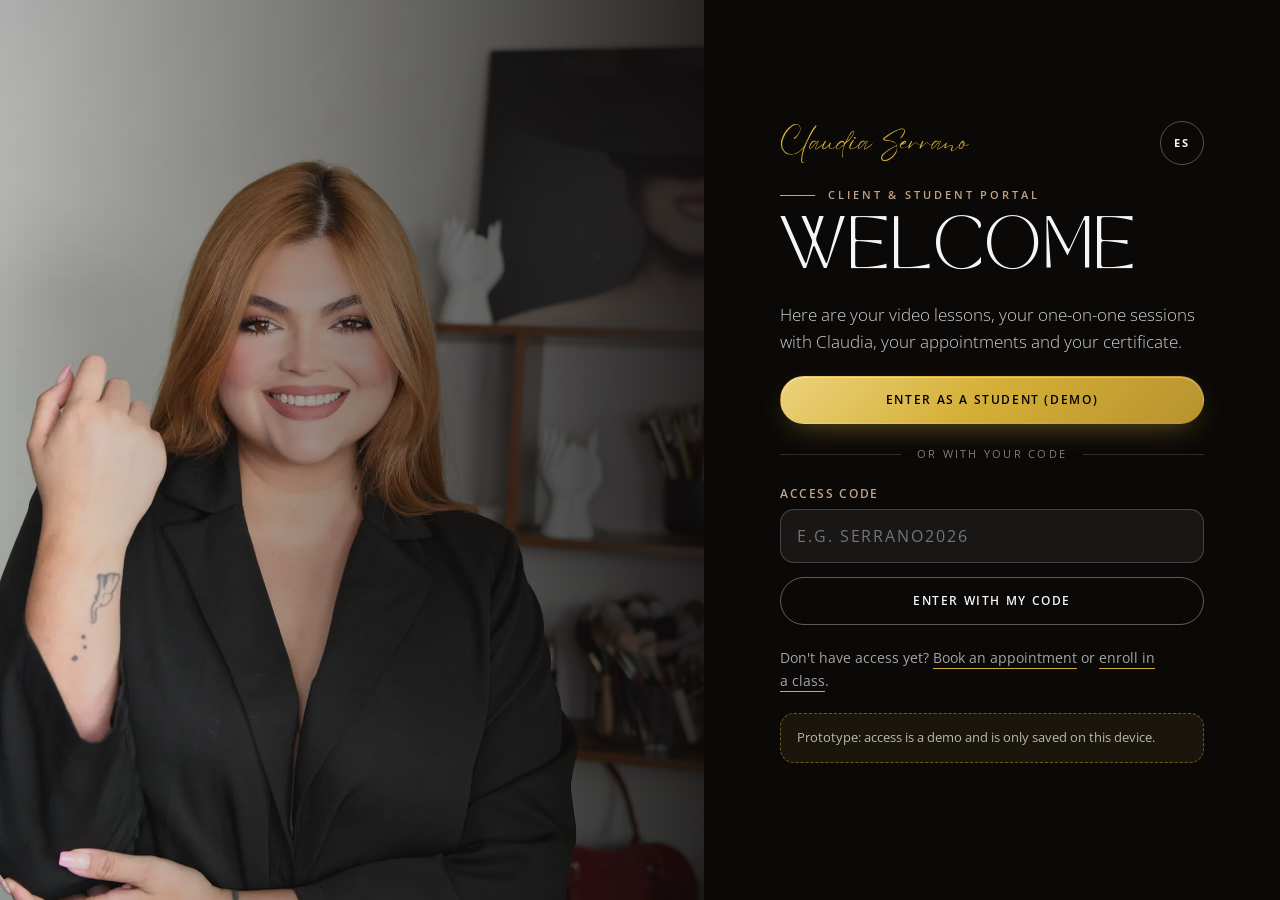
<file: aula/index.html>
<!DOCTYPE html>
<html lang="es">
<head>
  <meta charset="UTF-8">
  <meta name="robots" content="noindex">
  <meta http-equiv="refresh" content="0; url=../portal/index.html">
  <title>Portal de alumnas · Claudia Serrano</title>
  <script>location.replace('../portal/index.html' + location.hash);</script>
</head>
<body><p>El aula ahora es el <a href="../portal/index.html">portal de alumnas</a>.</p></body>
</html>
</file>
<file: assets/css/app.css>
/* ============================================================
   CLAUDIA SERRANO · Makeup Studio & Academy — «La Era Imperio»
   Sistema visual del prototipo (agenda, academia, tienda y portal)

   Marca (manual): #f5f5f5 · #ebe8e3 · #c4a484 · #b09079 · #d4af37 · #000000
   + marrón profundo de la página «La nueva era» del manual.
   TAN Mon Cheri (títulos) + Open Sans (texto, botones, interfaz).

   Regla de oro: el contenido es visible SIEMPRE. El motion (GSAP) solo se
   activa cuando la librería cargó y el usuario no pidió «reducir movimiento»,
   y cada animación tiene red de seguridad que la termina (ver app.js).
   ============================================================ */

@font-face {
  font-family: 'TAN Mon Cheri';
  src: url('../fonts/tan-mon-cheri.woff2') format('woff2'), url('../fonts/tan-mon-cheri.ttf') format('truetype');
  font-weight: 400; font-style: normal; font-display: swap;
}

:root {
  --cream: #f5f5f5;
  --sand: #ebe8e3;
  --nude: #c4a484;
  --taupe: #b09079;
  --gold: #d4af37;
  --gold-soft: #e6c86b;
  --black: #000;
  --night: #0b0908;
  --brown: #2b1e16;
  --brown-2: #3a2a1f;
  --ink: #17120e;
  --ink-soft: rgba(23, 18, 14, 0.7);
  --taupe-ink: #7a5e4c;
  --line: rgba(122, 94, 76, 0.25);
  --line-d: rgba(245, 245, 245, 0.14);

  --display: 'TAN Mon Cheri', 'Italiana', 'Didot', Georgia, serif;
  --body: 'Open Sans', system-ui, -apple-system, 'Segoe UI', Roboto, sans-serif;

  --gutter: clamp(1.15rem, 4.5vw, 3rem);
  --max: 1320px;
  --section: clamp(5rem, 12vw, 9.5rem);
  --header-h: 68px;
  --radius: 18px;
  --ease: cubic-bezier(0.2, 0.7, 0.1, 1);
}

/* ---------- Base ---------- */
*, *::before, *::after { box-sizing: border-box; }
html { -webkit-text-size-adjust: 100%; overflow-x: hidden; overflow-x: clip; scroll-padding-top: calc(var(--header-h) + 10px); }
body { margin: 0; background: var(--cream); color: var(--ink); font-family: var(--body); font-size: 1rem; line-height: 1.65; -webkit-font-smoothing: antialiased; overflow-x: hidden; overflow-x: clip; }
img, video, svg, canvas { display: block; max-width: 100%; }
img, video { height: auto; }
a { color: inherit; }
h1, h2, h3, h4, p, figure, ul, ol, blockquote { margin: 0; }
ul, ol { padding: 0; list-style: none; }
button, input, select, textarea { font: inherit; color: inherit; }
button { cursor: pointer; }
:focus-visible { outline: 2px solid var(--gold); outline-offset: 3px; }
::selection { background: var(--gold); color: var(--black); }
[hidden] { display: none !important; }
.sr-only { position: absolute; width: 1px; height: 1px; overflow: hidden; clip: rect(0 0 0 0); white-space: nowrap; }
.skip { position: absolute; left: -9999px; z-index: 200; background: var(--black); color: var(--cream); padding: .8rem 1rem; }
.skip:focus { left: 0; top: 0; }

.wrap { width: min(var(--max), 100% - 2 * var(--gutter)); margin-inline: auto; }
.section { padding-block: var(--section); position: relative; }
.dark { background: var(--night); color: var(--cream); }
.brown { background: var(--brown); color: var(--cream); }
.sand { background: var(--sand); }
.cream { background: var(--cream); }

/* ---------- Tipografía ---------- */
.display { font-family: var(--display); font-weight: 400; text-transform: uppercase; letter-spacing: .01em; line-height: 1.06; text-wrap: balance; }
.d-hero { font-size: clamp(2rem, 8.8vw, 4.3rem); line-height: 1.04; }
.d-1 { font-size: clamp(1.7rem, 5.8vw, 3.2rem); }
.d-2 { font-size: clamp(1.4rem, 4.2vw, 2.3rem); }
.d-3 { font-size: clamp(1.1rem, 2.4vw, 1.4rem); line-height: 1.15; }
.phrase { font-family: var(--display); font-weight: 400; font-size: clamp(1.1rem, 2.8vw, 1.55rem); line-height: 1.32; text-wrap: balance; }
.label { display: inline-flex; align-items: center; gap: .8rem; font-size: .7rem; font-weight: 600; letter-spacing: .26em; text-transform: uppercase; color: var(--taupe-ink); }
.label::before { content: ''; width: 2.2rem; height: 1px; background: currentColor; }
.dark .label, .brown .label { color: var(--nude); }
.lede { font-size: clamp(.98rem, 1.3vw, 1.08rem); font-weight: 300; color: var(--ink-soft); max-width: 56ch; text-wrap: pretty; }
.dark .lede, .brown .lede { color: rgba(245, 245, 245, .76); }
.gold { color: var(--gold); }
.muted { color: var(--ink-soft); }
.dark .muted, .brown .muted { color: rgba(245,245,245,.62); }
.small { font-size: .88rem; }
.tag-example { display: inline-block; font-size: .6rem; font-weight: 700; letter-spacing: .18em; text-transform: uppercase; padding: .25rem .55rem; border: 1px dashed currentColor; border-radius: 999px; opacity: .8; }
p { text-wrap: pretty; }

/* ---------- Botones ---------- */
.btn {
  --b-bg: var(--black); --b-fg: var(--cream); --b-bd: transparent; --b-ico: rgba(245,245,245,.14);
  position: relative; display: inline-flex; align-items: center; justify-content: center; gap: .7rem;
  min-height: 48px; padding: .75rem 1.35rem; border-radius: 999px;
  background: var(--b-bg); color: var(--b-fg); border: 1px solid var(--b-bd);
  font-family: var(--body); font-size: .72rem; font-weight: 600; letter-spacing: .14em; text-transform: uppercase; line-height: 1.1;
  text-decoration: none; text-align: center; white-space: nowrap; overflow: hidden; isolation: isolate;
  box-shadow: 0 8px 24px -14px rgba(0,0,0,.45);
  transition: transform .35s var(--ease), box-shadow .35s var(--ease), background-color .35s var(--ease), color .35s var(--ease), border-color .35s var(--ease);
}
/* brillo que cruza el botón al pasar el cursor */
.btn::before { content: ""; position: absolute; top: 0; bottom: 0; left: -60%; width: 45%; z-index: -1; background: linear-gradient(100deg, transparent, rgba(255,255,255,.35), transparent); transform: skewX(-20deg); transition: left .7s var(--ease); }
.btn > svg { width: 26px; height: 26px; padding: 6px; margin-right: -.55rem; border-radius: 999px; background: var(--b-ico); flex: 0 0 auto; transition: transform .45s var(--ease); }
.btn--gold { --b-bg: linear-gradient(135deg, #ecd27a 0%, #d4af37 48%, #b8922e 100%); --b-fg: var(--black); --b-ico: rgba(0,0,0,.12); background: var(--b-bg); box-shadow: 0 10px 30px -12px rgba(212,175,55,.55), inset 0 1px 0 rgba(255,255,255,.35); }
.btn--ghost { --b-bg: transparent; --b-fg: var(--ink); --b-bd: rgba(23,18,14,.28); --b-ico: rgba(23,18,14,.08); box-shadow: none; }
.btn--glass { --b-bg: rgba(245,245,245,.1); --b-fg: var(--cream); --b-bd: rgba(245,245,245,.28); --b-ico: rgba(245,245,245,.14); -webkit-backdrop-filter: blur(14px) saturate(140%); backdrop-filter: blur(14px) saturate(140%); box-shadow: none; }
.btn--light { --b-bg: var(--cream); --b-fg: var(--black); --b-ico: rgba(0,0,0,.08); }
.dark .btn--ghost, .brown .btn--ghost, .reel-sec .btn--ghost { --b-fg: var(--cream); --b-bd: rgba(245,245,245,.3); --b-ico: rgba(245,245,245,.12); }
.btn--sm { min-height: 40px; padding: .55rem 1rem; font-size: .66rem; }
.btn--sm > svg { width: 22px; height: 22px; padding: 5px; }
.btn--block { width: 100%; }
@media (hover: hover) {
  .btn:hover { transform: translateY(-2px); box-shadow: 0 16px 34px -14px rgba(0,0,0,.5); }
  .btn:hover::before { left: 120%; }
  .btn:hover > svg { transform: translateX(3px); }
  .btn--gold:hover { box-shadow: 0 16px 38px -12px rgba(212,175,55,.7), inset 0 1px 0 rgba(255,255,255,.35); }
  .btn--ghost:hover { --b-bd: var(--ink); }
  .dark .btn--ghost:hover, .brown .btn--ghost:hover, .btn--glass:hover { --b-bd: var(--gold); --b-fg: var(--gold); }
}
.btn:active { transform: scale(.98); }
.btn[disabled] { opacity: .45; pointer-events: none; box-shadow: none; }
.actions { display: flex; flex-wrap: wrap; gap: .6rem; }
.link { color: inherit; text-decoration: none; border-bottom: 1px solid var(--gold); padding-bottom: 1px; }

/* Iconos reales: Instagram (degradado de la app) y WhatsApp (verde) */
.ico-ig, .ico-wa { display: inline-grid; place-items: center; flex: 0 0 auto; width: 1.9em; height: 1.9em; color: #fff; }
.ico-ig { border-radius: 28%; background: radial-gradient(circle at 30% 107%, #fdf497 0%, #fdf497 5%, #fd5949 45%, #d6249f 60%, #285aeb 90%); }
.ico-wa { border-radius: 50%; background: #25d366; }
.ico-ig svg, .ico-wa svg { width: 60%; height: 60%; }
.btn .ico-ig, .btn .ico-wa { width: 26px; height: 26px; margin-left: -.55rem; font-size: 1rem; }
.social { display: flex; gap: .6rem; }
.social a { display: inline-grid; place-items: center; width: 44px; height: 44px; border-radius: 999px; transition: transform .35s var(--ease); }
.social a .ico-ig, .social a .ico-wa { width: 40px; height: 40px; }
.social a:hover { transform: translateY(-3px) scale(1.04); }
.ico-mail { display: inline-grid; place-items: center; width: 40px; height: 40px; border-radius: 50%; background: rgba(245,245,245,.1); border: 1px solid rgba(245,245,245,.2); color: var(--cream); }
.ico-mail svg { width: 50%; height: 50%; }

/* ---------- Cabecera ---------- */
.header { position: fixed; inset: 0 0 auto 0; z-index: 60; transition: background-color .4s var(--ease), color .4s var(--ease), box-shadow .4s var(--ease); color: var(--cream); background: linear-gradient(rgba(0,0,0,.45), transparent); }
.header.is-solid, .header--solid { background: rgba(245,245,245,.92); color: var(--ink); -webkit-backdrop-filter: saturate(150%) blur(14px); backdrop-filter: saturate(150%) blur(14px); box-shadow: 0 1px 0 var(--line); }
.header__bar { height: var(--header-h); display: flex; align-items: center; justify-content: space-between; gap: 1rem; }
.logo { display: block; flex: 0 0 auto; }
.logo img { height: 30px; width: auto; }
.logo .logo--dark { display: none; }
.header.is-solid .logo--light, .header--solid .logo--light { display: none; }
.header.is-solid .logo--dark, .header--solid .logo--dark { display: block; }
.nav { display: none; gap: 2rem; }
.nav a { font-size: .7rem; font-weight: 600; letter-spacing: .22em; text-transform: uppercase; text-decoration: none; position: relative; padding-block: .35rem; }
.nav a::after { content: ''; position: absolute; left: 0; right: 0; bottom: 0; height: 1px; background: var(--gold); transform: scaleX(0); transform-origin: left; transition: transform .4s var(--ease); }
.nav a:hover::after, .nav a[aria-current="page"]::after { transform: scaleX(1); }
.header__right { display: flex; align-items: center; gap: .5rem; }
.icon-btn { position: relative; display: inline-grid; place-items: center; width: 44px; height: 44px; border-radius: 999px; border: 1px solid currentColor; border-color: color-mix(in srgb, currentColor 30%, transparent); background: transparent; text-decoration: none; }
.icon-btn svg { width: 19px; height: 19px; }
.cart-count { position: absolute; top: -4px; right: -4px; min-width: 19px; height: 19px; padding: 0 5px; border-radius: 999px; background: var(--gold); color: var(--black); font-size: .66rem; font-weight: 700; display: grid; place-items: center; }
.cart-count:empty, .cart-count[data-n="0"] { display: none; }
.header .btn--book { display: none; }
.header .btn--access { display: none; }
.header:not(.is-solid):not(.header--solid) .btn--book { --b-bg: var(--cream); --b-fg: var(--black); --b-bd: var(--cream); }
.header:not(.is-solid):not(.header--solid) .btn--access { --b-bg: transparent; --b-fg: var(--cream); --b-bd: rgba(245,245,245,.45); }

.menu > summary { list-style: none; }
.menu > summary::-webkit-details-marker { display: none; }
.menu__panel { position: fixed; inset: 0; z-index: -1; background: var(--night); color: var(--cream); padding: calc(var(--header-h) + 2rem) var(--gutter) 2rem; display: grid; align-content: space-between; gap: 2rem; overflow-y: auto; }
.menu__links { display: grid; gap: .3rem; }
.menu__links a { font-family: var(--display); text-transform: uppercase; font-size: clamp(2.3rem, 11vw, 3.6rem); line-height: 1.1; text-decoration: none; display: flex; align-items: baseline; gap: 1rem; }
.menu__links a small { font-family: var(--body); font-size: .7rem; letter-spacing: .2em; color: var(--gold); }
.menu[open] ~ * { }
.menu[open] > summary .i-burger { display: none; }
.menu:not([open]) > summary .i-close { display: none; }
@media (min-width: 1080px) {
  .nav { display: flex; }
  .menu { display: none; }
  .header .btn--book, .header .btn--access { display: inline-flex; }
}

/* ---------- Portal de acceso (portada) ----------
   Teléfono: Claudia arriba, limpia; el texto debajo (nunca sobre la cara).
   PC: texto a la izquierda, Claudia a la derecha. */
.portal { position: relative; display: grid; color: var(--cream); background: var(--night); overflow: hidden; isolation: isolate; }
.portal__media { position: relative; height: 66svh; min-height: 420px; max-height: 760px; }
.portal__frame { position: absolute; inset: 0; overflow: hidden; }
.portal__frame img, .portal__frame video { position: absolute; inset: 0; width: 100%; height: 100%; object-fit: cover; object-position: 50% 22%; }
.portal__media::after { content: ""; position: absolute; inset: 0; z-index: 1; pointer-events: none;
  background: linear-gradient(180deg, rgba(11,9,8,.6) 0%, rgba(11,9,8,0) 20%, rgba(11,9,8,0) 74%, var(--night) 100%); }
.portal__frame video, .seq__stage video { opacity: 0; transition: opacity 1.2s ease; }
.portal__frame video.is-playing, .seq__stage video.is-playing { opacity: 1; }
@media (prefers-reduced-motion: no-preference) {
  /* Movimiento fino del video: acercamiento lento que va y viene */
  .portal__frame img, .portal__frame video, .page-hero__media img { animation: drift 24s ease-in-out infinite alternate; }
  @keyframes drift { from { transform: scale(1.02); } to { transform: scale(1.09) translate3d(-1.2%, -.8%, 0); } }
}
.portal__panel { position: relative; z-index: 3; margin-top: -2rem; padding: 0 var(--gutter) 2rem; display: grid; gap: 1.05rem; align-content: start; }
.portal__panel > *, .acad > *, .about > *, .wizard > *, .course > *, .head > * { min-width: 0; }
.portal__title { color: var(--cream); }
.portal__title .word { display: block; }   /* sin overflow: ninguna letra se recorta */
.portal__title .word > span { display: block; }
.portal__sub { font-size: .66rem; font-weight: 600; letter-spacing: .26em; text-transform: uppercase; color: var(--gold); }
.portal .phrase { font-size: clamp(1.2rem, 4.6vw, 1.75rem); }
.portal .lede { font-size: .98rem; color: rgba(245,245,245,.82); }
.doors { display: grid; gap: .55rem; }
.doors::-webkit-scrollbar { display: none; }
.door { position: relative; display: grid; grid-template-columns: 52px 1fr auto; align-items: center; gap: .85rem; padding: .6rem .8rem .6rem .6rem; border-radius: var(--radius); background: rgba(245,245,245,.06); border: 1px solid rgba(245,245,245,.16); text-decoration: none; color: var(--cream); transition: background-color .4s var(--ease), border-color .4s var(--ease), transform .4s var(--ease); }
.door img { width: 52px; height: 52px; object-fit: cover; object-position: 50% 20%; border-radius: 12px; }
.door b { display: block; font-family: var(--display); font-weight: 400; text-transform: uppercase; font-size: .98rem; line-height: 1.2; padding-top: .1em; }
.door span { font-size: .76rem; color: rgba(245,245,245,.7); }
.door i { font-style: normal; width: 32px; height: 32px; border-radius: 999px; display: grid; place-items: center; border: 1px solid rgba(245,245,245,.3); }
.door i svg { width: 14px; height: 14px; }
@media (hover: hover) { .door:hover { background: rgba(212,175,55,.16); border-color: rgba(212,175,55,.6); transform: translateY(-3px); } }
.portal__foot { display: flex; justify-content: space-between; align-items: center; gap: 1rem; padding-top: 1rem; border-top: 1px solid rgba(245,245,245,.14); font-size: .64rem; letter-spacing: .2em; text-transform: uppercase; color: rgba(245,245,245,.6); }
.scroll-cue { display: inline-flex; align-items: center; gap: .6rem; }
.scroll-cue i { width: 1px; height: 28px; background: var(--gold); display: block; transform-origin: top; }
@media (prefers-reduced-motion: no-preference) { .scroll-cue i { animation: cue 2s ease-in-out infinite; } @keyframes cue { 0%,100% { transform: scaleY(.3); opacity: .4; } 50% { transform: scaleY(1); opacity: 1; } } }
@media (min-width: 900px) {
  .portal { grid-template-columns: minmax(0, 5fr) minmax(0, 6fr); min-height: 100vh; min-height: 100dvh; }
  .portal__media { order: 2; height: auto; min-height: 100dvh; max-height: none; }
  .portal__media::after { background: linear-gradient(90deg, var(--night) 0%, rgba(11,9,8,0) 16%), linear-gradient(180deg, rgba(11,9,8,.55) 0%, rgba(11,9,8,0) 16%); }
  .portal__panel { margin: 0; align-content: center; gap: 1.25rem; padding: calc(var(--header-h) + 2.5rem) clamp(1.5rem, 3.5vw, 3.5rem) 2.5rem max(var(--gutter), calc((100vw - var(--max)) / 2)); }
}

/* Intro (la crea app.js; sin JavaScript no existe) */
.intro { position: fixed; inset: 0; z-index: 120; display: grid; place-items: center; background: var(--night); color: var(--gold); pointer-events: none; }
.intro__inner { display: grid; justify-items: center; gap: 1.2rem; }
.intro__mono { width: clamp(90px, 18vw, 150px); }
.intro__line { width: min(260px, 60vw); height: 1px; background: linear-gradient(90deg, transparent, var(--gold), transparent); transform-origin: center; }
.intro__word { font-family: var(--body); font-size: .68rem; letter-spacing: .5em; text-transform: uppercase; color: var(--nude); }

/* ---------- Cinta ---------- */
.ribbon { background: linear-gradient(90deg, #c9a22f, #e3c55c 50%, #c9a22f); color: var(--black); overflow: hidden; -webkit-mask-image: linear-gradient(90deg, transparent, #000 7%, #000 93%, transparent); mask-image: linear-gradient(90deg, transparent, #000 7%, #000 93%, transparent); }
.ribbon__track { display: flex; width: max-content; }
.ribbon__group { display: flex; align-items: center; gap: 1.8rem; padding: .85rem 1rem .75rem; font-family: var(--display); text-transform: uppercase; font-size: clamp(.95rem, 2vw, 1.2rem); line-height: 1.3; white-space: nowrap; }
.ribbon__group i { font-style: normal; font-size: .7em; }
@media (prefers-reduced-motion: no-preference) { .ribbon__track { animation: ribbon 40s linear infinite; } @keyframes ribbon { to { transform: translateX(-50%); } } }

/* ---------- «El arte del detalle»: reel de fotos de Claudia en un arco, con texto circular que gira ---------- */
.reel-sec { position: relative; background: var(--night); color: var(--cream); overflow: hidden; }
.reel-sec::before { content: ""; position: absolute; inset: -20% -10% auto auto; width: 70vw; height: 70vw; max-width: 900px; max-height: 900px; border-radius: 50%; background: radial-gradient(circle, rgba(212,175,55,.16), transparent 62%); pointer-events: none; }
.reel { position: relative; display: grid; gap: clamp(2.5rem, 6vw, 5rem); align-items: center; }
.reel__text { display: grid; gap: 1.2rem; }
.reel__stage { position: relative; justify-self: center; width: min(78vw, 400px); }
.reel__arch { position: relative; aspect-ratio: 2 / 3; border-radius: 999px 999px 22px 22px; overflow: hidden; background: var(--brown); box-shadow: 0 50px 120px -50px rgba(212,175,55,.45); }
.reel__arch img, .reel__arch video { position: absolute; inset: 0; width: 100%; height: 100%; object-fit: cover; }
.reel__arch video { opacity: 0; transition: opacity 1s ease; }
.reel__arch video.is-playing { opacity: 1; }
.reel__ring { position: absolute; width: 38%; left: -12%; bottom: 10%; color: var(--gold); }
.reel__ring text { font-family: var(--body); font-size: 10.5px; font-weight: 700; letter-spacing: 3.2px; text-transform: uppercase; fill: currentColor; }
.reel__ring-core { position: absolute; inset: 0; display: grid; place-items: center; }
.reel__ring-core img { width: 40%; }
@media (prefers-reduced-motion: no-preference) { .reel__ring svg { animation: spin 22s linear infinite; } @keyframes spin { to { transform: rotate(360deg); } } }
.beats { display: grid; border-top: 1px solid var(--line-d); }
.beats li { display: grid; grid-template-columns: 2.4rem 1fr; gap: .2rem 1rem; padding: 1rem 0; border-bottom: 1px solid var(--line-d); }
.beats .num { grid-row: span 2; font-family: var(--display); color: var(--gold); font-size: 1.05rem; padding-top: .15em; }
.beats b { font-family: var(--display); font-weight: 400; text-transform: uppercase; font-size: 1.05rem; line-height: 1.25; }
.beats p { color: rgba(245,245,245,.68); font-size: .9rem; }
@media (min-width: 900px) { .reel { grid-template-columns: 1fr minmax(320px, .9fr); } .reel__stage { width: min(100%, 420px); } }

/* ---------- Encabezados de sección ---------- */
.head { display: grid; gap: 1.1rem; margin-bottom: clamp(2.2rem, 5vw, 3.8rem); }
.head--split { align-items: end; }
@media (min-width: 900px) { .head--split { grid-template-columns: minmax(0, 1fr) minmax(240px, 380px); gap: 3rem; } }
.split-line { display: block; }

/* ---------- Servicios: cuadrícula de tarjetas con foto completa (3:4, formato original) ---------- */
.svc-grid { display: grid; grid-template-columns: repeat(2, minmax(0, 1fr)); gap: 1.1rem .8rem; }
.svc2 { position: relative; display: grid; gap: .6rem; align-content: start; text-decoration: none; color: inherit; }
.svc2__img { position: relative; margin: 0; border-radius: 16px; overflow: hidden; background: var(--sand); aspect-ratio: 3 / 4; }
.svc2__img img { width: 100%; height: 100%; object-fit: cover; object-position: 50% 18%; transition: transform 1.1s var(--ease); }
.svc2__tag { position: absolute; left: .55rem; top: .55rem; font-size: .56rem; font-weight: 700; letter-spacing: .14em; text-transform: uppercase; padding: .35rem .6rem; border-radius: 999px; background: rgba(11,9,8,.62); color: var(--cream); -webkit-backdrop-filter: blur(8px); backdrop-filter: blur(8px); }
.svc2__name { font-family: var(--display); font-weight: 400; text-transform: uppercase; font-size: clamp(.95rem, 3.4vw, 1.2rem); line-height: 1.22; padding-top: .1em; }
.svc2__row { display: flex; justify-content: space-between; align-items: center; gap: .5rem; flex-wrap: wrap; }
.svc2__price { font-family: var(--display); font-size: 1.15rem; line-height: 1.2; color: var(--taupe-ink); }
.svc2__price small { font-family: var(--body); font-size: .56rem; letter-spacing: .14em; text-transform: uppercase; margin-right: .3rem; }
.svc2__cta { display: inline-flex; align-items: center; gap: .35rem; font-size: .62rem; font-weight: 700; letter-spacing: .14em; text-transform: uppercase; }
.svc2__cta svg { width: 14px; height: 14px; transition: transform .4s var(--ease); }
@media (hover: hover) { .svc2:hover .svc2__img img { transform: scale(1.05); } .svc2:hover .svc2__cta svg { transform: translateX(4px); } }
@media (min-width: 980px) { .svc-grid { grid-template-columns: repeat(4, minmax(0, 1fr)); gap: 1.4rem; } .svc2__name { font-size: 1.2rem; } }
.acad-banner { position: relative; display: grid; grid-template-columns: 1fr auto; gap: 1rem; align-items: center; margin-top: 1.4rem; padding: 1.1rem 1.2rem; border-radius: 18px; background: var(--night); color: var(--cream); text-decoration: none; overflow: hidden; isolation: isolate; }
.acad-banner img { position: absolute; inset: 0; width: 100%; height: 100%; object-fit: cover; opacity: .28; z-index: -1; }
.acad-banner b { font-family: var(--display); font-weight: 400; text-transform: uppercase; font-size: clamp(1.05rem, 3.4vw, 1.4rem); line-height: 1.2; display: block; padding-top: .1em; }
.acad-banner span { font-size: .82rem; color: rgba(245,245,245,.75); }

/* ---------- Academia ---------- */
.acad { display: grid; gap: clamp(2rem, 5vw, 4rem); }
.acad__media { position: relative; border-radius: calc(var(--radius) * 1.3); overflow: hidden; }
.acad__media img { width: 100%; aspect-ratio: 4 / 5; object-fit: cover; }
.acad__badge { position: absolute; left: 1rem; bottom: 1rem; right: 1rem; display: flex; align-items: center; gap: .8rem; padding: .8rem 1rem; border-radius: 14px; background: rgba(11,9,8,.55); -webkit-backdrop-filter: blur(12px); backdrop-filter: blur(12px); color: var(--cream); font-size: .85rem; }
.acad__badge b { font-family: var(--display); font-weight: 400; font-size: 1.6rem; color: var(--gold); line-height: 1; }
.pkgs { display: grid; gap: .9rem; }
.pkg { position: relative; border-radius: var(--radius); padding: 1.4rem; display: grid; gap: .9rem; background: rgba(245,245,245,.05); border: 1px solid var(--line-d); transition: border-color .4s var(--ease), background-color .4s var(--ease), transform .4s var(--ease); }
.cream .pkg, .sand .pkg { background: #fff; border-color: var(--line); }
.pkg__head { display: flex; justify-content: space-between; align-items: center; gap: 1rem; }
.pkg__head h3 { white-space: nowrap; }
.pkg__price { font-family: var(--display); font-size: 1.6rem; line-height: 1; padding: .5rem .8rem .4rem; border-radius: 10px; background: var(--gold); color: var(--black); white-space: nowrap; }
.pkg ul { display: grid; gap: .4rem; }
.pkg li { position: relative; padding-left: 1.2rem; font-size: .93rem; color: rgba(245,245,245,.75); }
.cream .pkg li, .sand .pkg li { color: var(--ink-soft); }
.pkg li::before { content: '✦'; position: absolute; left: 0; top: .1em; font-size: .7rem; color: var(--gold); }
.pkg--featured { border-color: rgba(212,175,55,.7); }
@media (hover: hover) { .pkg:hover { transform: translateY(-4px); border-color: rgba(212,175,55,.7); } }
@media (min-width: 980px) { .acad { grid-template-columns: .9fr 1.1fr; align-items: center; } .pkgs--row { grid-template-columns: repeat(3, 1fr); } }

/* ---------- Tienda ---------- */
.pgrid { display: grid; grid-template-columns: repeat(2, 1fr); gap: .8rem; }
.pcard { position: relative; display: grid; gap: .6rem; }
.pcard__img { position: relative; border-radius: var(--radius); overflow: hidden; background: var(--sand); aspect-ratio: 4 / 5; }
.pcard__img img { width: 100%; height: 100%; object-fit: cover; transition: transform 1s var(--ease); }
.pcard__add { position: absolute; right: .6rem; bottom: .6rem; width: 44px; height: 44px; border-radius: 999px; border: 0; background: var(--black); color: var(--cream); display: grid; place-items: center; box-shadow: 0 8px 24px -8px rgba(0,0,0,.5); transition: background-color .3s var(--ease), transform .3s var(--ease); }
.pcard__add svg { width: 18px; height: 18px; }
.pcard__add:hover { background: var(--gold); color: var(--black); }
.pcard__add.is-added { background: var(--gold); color: var(--black); transform: scale(1.08); }
.pcard__ex { position: absolute; left: .6rem; top: .6rem; color: var(--ink); background: rgba(245,245,245,.85); }
.pcard h3 { font-family: var(--body); font-weight: 600; font-size: .95rem; letter-spacing: .02em; }
.pcard__meta { display: flex; justify-content: space-between; gap: .5rem; font-size: .85rem; color: var(--ink-soft); }
.pcard__meta b { color: var(--ink); font-weight: 600; }
@media (hover: hover) { .pcard:hover .pcard__img img { transform: scale(1.06); } }
@media (min-width: 760px) { .pgrid { grid-template-columns: repeat(3, 1fr); gap: 1.2rem; } }
.filters { display: flex; flex-wrap: wrap; gap: .5rem; margin-bottom: 1.6rem; }
.chip { border: 1px solid var(--line); background: transparent; border-radius: 999px; padding: .55rem 1rem; font-size: .72rem; font-weight: 600; letter-spacing: .14em; text-transform: uppercase; color: var(--ink-soft); }
.chip.is-on, .chip:hover { background: var(--black); border-color: var(--black); color: var(--cream); }

/* Carrito (panel lateral) */
.drawer { position: fixed; inset: 0; z-index: 90; display: grid; justify-items: end; visibility: hidden; }
.drawer.is-open { visibility: visible; }
.drawer__scrim { position: absolute; inset: 0; background: rgba(11,9,8,.5); opacity: 0; transition: opacity .4s var(--ease); }
.drawer.is-open .drawer__scrim { opacity: 1; }
.drawer__panel { position: relative; width: min(440px, 100%); height: 100%; background: var(--cream); display: grid; grid-template-rows: auto 1fr auto; transform: translateX(100%); transition: transform .5s var(--ease); }
.drawer.is-open .drawer__panel { transform: translateX(0); }
.drawer__head { display: flex; justify-content: space-between; align-items: center; padding: 1.2rem 1.3rem; border-bottom: 1px solid var(--line); }
.drawer__items { overflow-y: auto; padding: 1rem 1.3rem; display: grid; align-content: start; gap: 1rem; }
.drawer__foot { padding: 1.2rem 1.3rem calc(1.2rem + env(safe-area-inset-bottom, 0px)); border-top: 1px solid var(--line); display: grid; gap: .8rem; }
.citem { display: grid; grid-template-columns: 64px 1fr auto; gap: .8rem; align-items: center; }
.citem img { width: 64px; height: 80px; object-fit: cover; border-radius: 10px; }
.citem b { font-size: .9rem; font-weight: 600; }
.qty { display: inline-flex; align-items: center; border: 1px solid var(--line); border-radius: 999px; }
.qty button { width: 32px; height: 32px; border: 0; background: transparent; }
.qty span { min-width: 22px; text-align: center; font-size: .85rem; }
.total { display: flex; justify-content: space-between; font-size: 1.05rem; }
.total b { font-family: var(--display); font-weight: 400; font-size: 1.6rem; }

/* ---------- Portafolio: miniaturas pequeñas sin recorte (3:4) y visor a pantalla completa ---------- */
.pf2 { display: grid; grid-template-columns: repeat(3, minmax(0, 1fr)); gap: .45rem; }
.pf2 button { position: relative; display: block; padding: 0; border: 0; border-radius: 12px; overflow: hidden; background: var(--brown); aspect-ratio: 3 / 4; cursor: zoom-in; }
.pf2 img { width: 100%; height: 100%; object-fit: cover; object-position: 50% 18%; transition: transform .9s var(--ease), filter .6s var(--ease); }
.pf2 span { position: absolute; left: .45rem; bottom: .4rem; font-size: .52rem; font-weight: 700; letter-spacing: .14em; text-transform: uppercase; color: var(--cream); text-shadow: 0 1px 6px rgba(0,0,0,.6); }
@media (hover: hover) { .pf2 button:hover img { transform: scale(1.06); } }
@media (min-width: 760px) { .pf2 { grid-template-columns: repeat(5, minmax(0, 1fr)); gap: .7rem; max-width: 960px; } }
.viewer { border: 0; padding: 0; background: transparent; max-width: min(92vw, 560px); max-height: 90vh; overflow: visible; }
.viewer::backdrop { background: rgba(11,9,8,.86); -webkit-backdrop-filter: blur(6px); backdrop-filter: blur(6px); }
.viewer img { width: 100%; max-height: 84vh; object-fit: contain; border-radius: 16px; }
.viewer button { position: absolute; top: -.6rem; right: -.6rem; width: 42px; height: 42px; border-radius: 999px; border: 0; background: var(--cream); color: var(--black); display: grid; place-items: center; }

/* ---------- Sobre Claudia ---------- */
.about { display: grid; gap: clamp(2rem, 5vw, 4.5rem); align-items: center; }
.about__photo { position: relative; border-radius: calc(var(--radius) * 1.3); overflow: hidden; }
.about__photo img { width: 100%; aspect-ratio: 4 / 5; object-fit: cover; object-position: 50% 18%; }
.about__sig { width: min(300px, 75%); }
.facts { display: grid; border-top: 1px solid var(--line); }
.facts li { display: flex; justify-content: space-between; gap: 1rem; padding: .85rem 0; border-bottom: 1px solid var(--line); font-size: .92rem; }
.facts b { font-weight: 600; }
.facts span { color: var(--ink-soft); text-align: right; }
@media (min-width: 900px) { .about { grid-template-columns: .95fr 1.05fr; } }

/* ---------- Llamado final ---------- */
.cta { position: relative; overflow: hidden; isolation: isolate; text-align: center; }
.cta__bg { position: absolute; inset: 0; z-index: -1; }
.cta__bg img { width: 100%; height: 100%; object-fit: cover; opacity: .38; }
.cta__bg::after { content: ''; position: absolute; inset: 0; background: radial-gradient(80% 80% at 50% 50%, rgba(11,9,8,.45), rgba(11,9,8,.95)); }
.cta__inner { display: grid; justify-items: center; gap: 1.4rem; }
.cta .actions { justify-content: center; }
.cta__mono { width: 72px; }

/* ---------- Pie ---------- */
.footer { background: var(--black); color: rgba(245,245,245,.62); padding-block: 3.5rem calc(2rem + 64px); font-size: .85rem; }
.footer__grid { display: grid; gap: 2rem; }
.footer__sig { width: 210px; }
.footer h4 { font-size: .66rem; letter-spacing: .24em; text-transform: uppercase; color: var(--gold); margin-bottom: .8rem; font-weight: 700; }
.footer ul { display: grid; gap: .45rem; }
.footer a { color: rgba(245,245,245,.85); text-decoration: none; }
.footer a:hover { color: var(--gold); }
.footer__bottom { margin-top: 2.5rem; padding-top: 1.4rem; border-top: 1px solid rgba(245,245,245,.12); display: flex; flex-wrap: wrap; justify-content: space-between; gap: .8rem; font-size: .75rem; }
@media (min-width: 900px) { .footer__grid { grid-template-columns: 1.4fr repeat(3, 1fr); } .footer { padding-bottom: 2rem; } }

/* ---------- Barra inferior (móvil) ---------- */
.dock { position: fixed; left: .7rem; right: .7rem; bottom: calc(.7rem + env(safe-area-inset-bottom, 0px)); z-index: 55; display: grid; grid-template-columns: 1fr 1fr auto; gap: .5rem; padding: .45rem; border-radius: 999px; background: rgba(11,9,8,.82); -webkit-backdrop-filter: blur(16px); backdrop-filter: blur(16px); border: 1px solid rgba(212,175,55,.35); box-shadow: 0 16px 40px -16px rgba(0,0,0,.6); }
.dock .btn { min-height: 44px; padding: .55rem .8rem; font-size: .64rem; letter-spacing: .12em; box-shadow: none; }
.dock .wa-dock { display: grid; place-items: center; width: 44px; height: 44px; border-radius: 50%; background: #25d366; color: #fff; }
.dock .wa-dock svg { width: 24px; height: 24px; }
.dock .icon-btn { color: var(--cream); width: 46px; height: 46px; }
@media (min-width: 1080px) { .dock { display: none; } }

/* ---------- Aviso breve ---------- */
.toast { position: fixed; left: 50%; bottom: 6.5rem; z-index: 100; transform: translate(-50%, 20px); opacity: 0; pointer-events: none; background: var(--black); color: var(--cream); padding: .8rem 1.2rem; border-radius: 999px; font-size: .85rem; border: 1px solid rgba(212,175,55,.5); transition: opacity .35s var(--ease), transform .35s var(--ease); white-space: nowrap; }
.toast.is-on { opacity: 1; transform: translate(-50%, 0); }
@media (min-width: 1080px) { .toast { bottom: 2rem; } }

/* ---------- Cursor (solo PC con mouse) ---------- */
.cursor { position: fixed; left: 0; top: 0; z-index: 150; width: 10px; height: 10px; margin: -5px 0 0 -5px; border-radius: 999px; background: var(--gold); pointer-events: none; mix-blend-mode: difference; transition: width .3s var(--ease), height .3s var(--ease), margin .3s var(--ease); display: none; }
.cursor.is-big { width: 54px; height: 54px; margin: -27px 0 0 -27px; }
@media (hover: hover) and (pointer: fine) { .cursor { display: block; } }

/* ---------- Páginas interiores ---------- */
.page-top { padding-top: calc(var(--header-h) + clamp(2rem, 6vw, 4.5rem)); padding-bottom: clamp(2rem, 5vw, 3.5rem); }
/* Portada interior (academia): foto y texto separados, igual que la portada principal */
.page-hero { position: relative; display: grid; color: var(--cream); background: var(--night); overflow: hidden; }
.page-hero__media { position: relative; height: 58svh; min-height: 380px; max-height: 700px; overflow: hidden; }
.page-hero__media img { position: absolute; inset: 0; width: 100%; height: 100%; object-fit: cover; object-position: 50% 22%; }
.page-hero__media::after { content: ""; position: absolute; inset: 0; background: linear-gradient(180deg, rgba(11,9,8,.55) 0%, rgba(11,9,8,0) 22%, rgba(11,9,8,0) 72%, var(--night) 100%); }
.page-hero .wrap { position: relative; z-index: 1; margin-top: -1.8rem; padding: 0 0 clamp(2.2rem, 5vw, 3.5rem); display: grid; gap: 1rem; }
@media (min-width: 900px) {
  .page-hero { grid-template-columns: minmax(0, 1fr) minmax(0, 1fr); min-height: 86vh; min-height: 86dvh; }
  .page-hero__media { order: 2; height: auto; max-height: none; }
  .page-hero__media::after { background: linear-gradient(90deg, var(--night) 0%, rgba(11,9,8,0) 20%), linear-gradient(180deg, rgba(11,9,8,.5) 0%, rgba(11,9,8,0) 18%); }
  .page-hero .wrap { width: auto; margin: 0; align-content: center; padding: calc(var(--header-h) + 2rem) clamp(1.5rem, 4vw, 4rem) 2.5rem max(var(--gutter), calc((100vw - var(--max)) / 2)); }
}

/* ---------- Agenda (asistente de reserva) ---------- */
.wizard { display: grid; gap: 2rem; align-items: start; }
.stepper { display: grid; gap: .7rem; margin-bottom: 1.6rem; }
.stepper__top { display: flex; justify-content: space-between; align-items: baseline; gap: 1rem; font-size: .7rem; font-weight: 700; letter-spacing: .16em; text-transform: uppercase; color: var(--taupe-ink); }
.stepper__top b { color: var(--ink); }
.stepper__bar { height: 4px; border-radius: 999px; background: var(--sand); overflow: hidden; }
.stepper__bar i { display: block; height: 100%; width: 25%; border-radius: inherit; background: linear-gradient(90deg, #b8922e, #e6c86b); transition: width .7s var(--ease); }
.steps { display: grid; grid-template-columns: repeat(4, minmax(0, 1fr)); gap: .4rem; }
.steps li { display: flex; align-items: center; gap: .45rem; min-width: 0; font-size: .62rem; font-weight: 700; letter-spacing: .1em; text-transform: uppercase; color: var(--ink-soft); }
.steps li span { overflow: hidden; text-overflow: ellipsis; white-space: nowrap; }
.steps li i { font-style: normal; flex: 0 0 auto; width: 24px; height: 24px; border-radius: 999px; display: grid; place-items: center; font-size: .66rem; border: 1px solid var(--line); background: #fff; }
.steps li.is-on { color: var(--ink); }
.steps li.is-on i { background: var(--black); border-color: var(--black); color: var(--cream); }
.steps li.is-done i { background: var(--gold); border-color: var(--gold); color: var(--black); }
@media (max-width: 560px) { .steps li span { display: none; } .steps li.is-on span { display: inline; } .steps { grid-template-columns: auto auto auto auto; justify-content: start; gap: .8rem; } }
.panel { display: grid; gap: 1.4rem; }
.opts { display: grid; grid-template-columns: repeat(2, minmax(0, 1fr)); gap: .8rem; }
.opt { position: relative; display: grid; gap: .55rem; padding: .5rem .5rem .8rem; border-radius: 18px; border: 1px solid var(--line); background: #fff; text-align: left; transition: border-color .3s var(--ease), box-shadow .3s var(--ease), transform .3s var(--ease); }
.opt img { width: 100%; aspect-ratio: 3 / 4; object-fit: cover; object-position: 50% 18%; border-radius: 13px; }
.opt b { display: block; font-family: var(--display); font-weight: 400; text-transform: uppercase; font-size: clamp(.9rem, 3.2vw, 1.1rem); line-height: 1.22; padding: .1em .2rem 0; }
.opt span { font-size: .74rem; color: var(--ink-soft); padding: 0 .2rem; }
.opt .price { font-family: var(--display); font-size: 1.15rem; color: var(--taupe-ink); line-height: 1.2; }
.opt .check { position: absolute; top: .9rem; right: .9rem; width: 28px; height: 28px; border-radius: 999px; display: grid; place-items: center; background: var(--gold); color: var(--black); transform: scale(0); transition: transform .4s var(--ease); }
.opt .check svg { width: 16px; height: 16px; }
.opt.is-on { border-color: var(--gold); box-shadow: 0 0 0 2px var(--gold), 0 18px 40px -24px rgba(212,175,55,.8); }
.opt.is-on .check { transform: scale(1); }
@media (hover: hover) { .opt:hover { transform: translateY(-3px); } }
@media (min-width: 980px) { .opts { grid-template-columns: repeat(4, minmax(0, 1fr)); } }
.cal { background: #fff; border: 1px solid var(--line); border-radius: var(--radius); padding: 1.2rem; display: grid; gap: .8rem; }
.cal__head { display: flex; justify-content: space-between; align-items: center; }
.cal__head b { font-family: var(--display); font-weight: 400; text-transform: uppercase; font-size: 1.4rem; }
.cal__nav { width: 38px; height: 38px; border-radius: 999px; border: 1px solid var(--line); background: transparent; }
.cal__grid { display: grid; grid-template-columns: repeat(7, 1fr); gap: .3rem; text-align: center; }
.cal__dow { font-size: .62rem; font-weight: 700; letter-spacing: .12em; text-transform: uppercase; color: var(--taupe-ink); padding-bottom: .3rem; }
.day { aspect-ratio: 1; border: 1px solid transparent; border-radius: 999px; background: transparent; font-size: .9rem; }
.day:not(:disabled):hover { border-color: var(--black); }
.day:disabled { color: rgba(23,18,14,.25); cursor: not-allowed; }
.day.is-on { background: var(--black); color: var(--cream); }
.slots { display: grid; grid-template-columns: repeat(3, 1fr); gap: .5rem; }
.slot { padding: .75rem .4rem; border-radius: 999px; border: 1px solid var(--line); background: #fff; font-size: .85rem; }
.slot:hover { border-color: var(--black); }
.slot.is-on { background: var(--black); border-color: var(--black); color: var(--cream); }
.slot:disabled { text-decoration: line-through; opacity: .4; cursor: not-allowed; }
.form { display: grid; gap: .9rem; }
.field { display: grid; gap: .35rem; }
.field label { font-size: .72rem; font-weight: 600; letter-spacing: .14em; text-transform: uppercase; color: var(--taupe-ink); }
.field input, .field textarea, .field select { width: 100%; min-height: 52px; padding: .8rem 1rem; border-radius: 14px; border: 1px solid var(--line); background: #fff; font-size: 1rem; }
.field textarea { min-height: 110px; resize: vertical; }
.field input:focus, .field textarea:focus { outline: 2px solid var(--gold); outline-offset: 0; border-color: transparent; }
.field .err { font-size: .8rem; color: #9b2c2c; }
.summary { position: relative; border-radius: calc(var(--radius) * 1.2); overflow: hidden; background: var(--night); color: var(--cream); }
.summary__head { display: grid; grid-template-columns: 76px 1fr; gap: 1rem; align-items: center; padding: 1.2rem 1.3rem 0; }
.summary__head img { width: 76px; aspect-ratio: 3 / 4; object-fit: cover; object-position: 50% 18%; border-radius: 12px; }
.summary__body { padding: 1.3rem; display: grid; gap: .7rem; }
.summary dl { display: grid; gap: .5rem; margin: 0; }
.summary dl div { display: flex; justify-content: space-between; gap: 1rem; font-size: .9rem; padding-bottom: .5rem; border-bottom: 1px solid var(--line-d); }
.summary dt { color: rgba(245,245,245,.6); }
.summary dd { margin: 0; text-align: right; font-weight: 600; }
.summary .total b { color: var(--gold); }
.proto { display: flex; gap: .6rem; align-items: flex-start; padding: .8rem 1rem; border-radius: 14px; border: 1px dashed var(--taupe); background: rgba(196,164,132,.12); font-size: .82rem; color: var(--ink-soft); }
.dark .proto, .brown .proto, .summary .proto { color: rgba(245,245,245,.72); background: rgba(212,175,55,.08); border-color: rgba(212,175,55,.45); }
.wiz-actions { display: flex; justify-content: space-between; gap: .7rem; flex-wrap: wrap; }
.done { text-align: center; display: grid; justify-items: center; gap: 1rem; padding-block: 1rem; }
.done__check { width: 84px; height: 84px; border-radius: 999px; display: grid; place-items: center; background: var(--gold); color: var(--black); }
.done__check svg { width: 38px; height: 38px; }
@media (min-width: 980px) { .wizard { grid-template-columns: 1.35fr .65fr; } .summary { position: sticky; top: calc(var(--header-h) + 1.5rem); } .opts--2 { grid-template-columns: repeat(2, 1fr); } }

/* ---------- Portal de alumnas / clientas ---------- */
.gate { min-height: 100vh; min-height: 100dvh; display: grid; background: var(--night); color: var(--cream); }
.gate__media { position: relative; min-height: 52vh; }
.gate__media img { position: absolute; inset: 0; width: 100%; height: 100%; object-fit: cover; object-position: 50% 20%; }
.gate__media::after { content: ''; position: absolute; inset: 0; background: linear-gradient(180deg, rgba(11,9,8,.1), rgba(11,9,8,.95)); }
.gate__form { padding: 2rem var(--gutter) 3rem; display: grid; align-content: center; gap: 1.3rem; max-width: 520px; width: 100%; margin-inline: auto; }
.gate__form .field label { color: var(--nude); }
.gate__form .field input { background: rgba(245,245,245,.06); border-color: rgba(245,245,245,.2); color: var(--cream); letter-spacing: .12em; text-transform: uppercase; }
.or { display: flex; align-items: center; gap: 1rem; font-size: .7rem; letter-spacing: .2em; text-transform: uppercase; color: rgba(245,245,245,.5); }
.or::before, .or::after { content: ''; flex: 1; height: 1px; background: rgba(245,245,245,.15); }
@media (min-width: 980px) { .gate { grid-template-columns: 1.1fr .9fr; } .gate__media { min-height: 100dvh; } .gate__media::after { background: linear-gradient(90deg, rgba(11,9,8,.05), rgba(11,9,8,.85)); } }

.app { min-height: 100dvh; background: var(--cream); }
.app__top { position: sticky; top: 0; z-index: 40; background: var(--night); color: var(--cream); }
.app__bar { height: 64px; display: flex; align-items: center; justify-content: space-between; gap: 1rem; }
.app__user { display: flex; align-items: center; gap: .7rem; font-size: .85rem; }
.app__user img { width: 36px; height: 36px; border-radius: 999px; object-fit: cover; border: 1px solid var(--gold); }
.tabs { display: flex; flex-wrap: wrap; gap: .35rem; padding-bottom: .8rem; }
.tabs::-webkit-scrollbar { display: none; }
.tab { flex: 0 1 auto; border: 1px solid rgba(245,245,245,.2); background: transparent; color: rgba(245,245,245,.75); border-radius: 999px; padding: .55rem 1rem; font-size: .7rem; font-weight: 700; letter-spacing: .14em; text-transform: uppercase; }
.tab.is-on { background: var(--gold); border-color: var(--gold); color: var(--black); }
.app__main { padding-block: 2rem 6rem; }
.welcome { display: grid; gap: .6rem; margin-bottom: 1.8rem; }
.progress { height: 6px; border-radius: 999px; background: var(--sand); overflow: hidden; }
.progress i { display: block; height: 100%; background: var(--gold); width: 0; transition: width .8s var(--ease); }
.player { border-radius: calc(var(--radius) * 1.2); overflow: hidden; background: #000; }
.player video { width: 100%; aspect-ratio: 16 / 9; background: #000; }
.player__meta { padding: 1rem 1.2rem 1.2rem; background: var(--night); color: var(--cream); display: grid; gap: .5rem; }
.player__meta .d-3 { color: var(--cream); }
.course { display: grid; gap: 1.5rem; }
.lessons { display: grid; gap: .5rem; }
.lesson { display: grid; grid-template-columns: 48px 1fr auto; gap: .9rem; align-items: center; padding: .55rem .8rem .55rem .55rem; border-radius: 14px; border: 1px solid var(--line); background: #fff; text-align: left; }
.lesson img { width: 48px; height: 64px; object-fit: cover; object-position: 50% 18%; border-radius: 10px; }
.lesson b { display: block; font-size: .92rem; font-weight: 600; }
.lesson span { font-size: .74rem; color: var(--ink-soft); }
.lesson.is-on { border-color: var(--black); box-shadow: 0 0 0 1px var(--black); }
.lesson .ok { width: 26px; height: 26px; border-radius: 999px; border: 1px solid var(--line); display: grid; place-items: center; font-size: .75rem; }
.lesson.is-done .ok { background: var(--gold); border-color: var(--gold); }
.cards { display: grid; gap: 1rem; }
.card { background: #fff; border: 1px solid var(--line); border-radius: var(--radius); padding: 1.3rem; display: grid; gap: .8rem; align-content: start; }
.card--dark { background: var(--night); color: var(--cream); border-color: transparent; }
.session { display: flex; justify-content: space-between; align-items: center; gap: 1rem; padding: .9rem 1rem; border-radius: 14px; background: var(--sand); }
.session b { font-weight: 600; }
.cert { position: relative; border-radius: var(--radius); padding: clamp(1.5rem, 4vw, 2.5rem); background: #fff; border: 1px solid var(--gold); text-align: center; display: grid; gap: .8rem; justify-items: center; }
.cert::before { content: ''; position: absolute; inset: 10px; border: 1px solid rgba(212,175,55,.45); border-radius: calc(var(--radius) - 6px); pointer-events: none; }
@media (min-width: 980px) { .course { grid-template-columns: 1.5fr 1fr; align-items: start; } .cards--2 { grid-template-columns: repeat(2, 1fr); } .cards--3 { grid-template-columns: repeat(3, 1fr); } }

/* ---------- Movimiento reducido ---------- */
@media (prefers-reduced-motion: reduce) {
  *, *::before, *::after { transition-duration: .01ms !important; animation-duration: .01ms !important; animation-iteration-count: 1 !important; }
}

/* Imágenes con parallax: un poco más grandes para que el desplazamiento no deje bordes */
[data-parallax] { scale: 1.16; }
.cta__bg img { position: absolute; inset: 0; }

/* Diálogo de inscripción */
.enroll { border: 0; border-radius: calc(var(--radius) * 1.2); padding: clamp(1.4rem, 4vw, 2rem); width: min(480px, calc(100% - 2rem)); background: var(--cream); color: var(--ink); box-shadow: 0 40px 120px -30px rgba(0,0,0,.6); }
.enroll::backdrop { background: rgba(11,9,8,.6); -webkit-backdrop-filter: blur(6px); backdrop-filter: blur(6px); }
.enroll .field select { appearance: auto; }

/* Textos sobre fondos oscuros que no usan la clase .dark (portada interior, secuencia, acceso al portal) */
.reel-sec .lede, .gate .lede, .page-hero .lede, .card--dark .lede { color: rgba(245,245,245,.84); }
.reel-sec .muted, .gate .muted, .page-hero .muted, .card--dark .muted { color: rgba(245,245,245,.66); }
.reel-sec .label, .gate .label, .card--dark .label { color: var(--nude); }
.page-hero .lede { text-shadow: 0 1px 14px rgba(0,0,0,.5); }
.gate .proto { color: rgba(245,245,245,.72); background: rgba(212,175,55,.08); border-color: rgba(212,175,55,.45); }
.cream .gold, .sand .gold, .card .gold { color: #93721f; }   /* oro oscurecido para que se lea sobre fondos claros */
.summary .label { color: var(--nude); }

/* Selector de idioma */
.lang-btn { min-width: 44px; height: 44px; padding: 0 .7rem; border-radius: 999px; border: 1px solid currentColor; border-color: color-mix(in srgb, currentColor 30%, transparent); background: transparent; font-size: .7rem; font-weight: 700; letter-spacing: .14em; }
.lang-btn:hover { border-color: var(--gold); color: var(--gold); }

/* WhatsApp flotante (PC) con pulso suave */
.wa-float { position: fixed; right: 1.4rem; bottom: 1.4rem; z-index: 55; display: none; place-items: center; width: 58px; height: 58px; border-radius: 50%; background: #25d366; color: #fff; box-shadow: 0 14px 34px -10px rgba(37,211,102,.6); text-decoration: none; transition: transform .35s var(--ease); }
.wa-float svg { width: 30px; height: 30px; }
.wa-float::after { content: ""; position: absolute; inset: 0; border-radius: 50%; border: 2px solid #25d366; opacity: 0; }
@media (prefers-reduced-motion: no-preference) { .wa-float::after { animation: ping 2.6s ease-out infinite; } @keyframes ping { 0% { transform: scale(1); opacity: .7; } 100% { transform: scale(1.6); opacity: 0; } } }
.wa-float:hover { transform: translateY(-3px) scale(1.05); }
@media (min-width: 1080px) { .wa-float { display: grid; } }

/* Portada de la agenda: más baja y con la foto del estudio */
@media (min-width: 900px) { .page-hero--short { min-height: 72vh; min-height: 72dvh; } }
.page-hero .beats li { padding: .75rem 0; }

/* Franja de la academia: en pantallas pequeñas el botón baja (nada se sale) */
@media (max-width: 520px) { .acad-banner { grid-template-columns: 1fr; } .acad-banner .btn { justify-self: start; } }
/* Barra del portal: el nombre se acorta, el botón nunca se aprieta */
.app__user { min-width: 0; }
.app__user #user-name { min-width: 0; max-width: 32vw; overflow: hidden; text-overflow: ellipsis; white-space: nowrap; }
.app__user .btn, .app__user .lang-btn { flex: none; }
/* Botones: nunca más anchos que su contenedor; en teléfonos pequeños ocupan el ancho y el texto puede ir en dos líneas */
.btn { max-width: 100%; }
@media (max-width: 480px) { .actions .btn { flex: 1 1 100%; white-space: normal; } }
.pkg__head { flex-wrap: wrap; row-gap: .5rem; }
.acad > div > *, .about > div > *, .reel__text > * { min-width: 0; }
</file>
